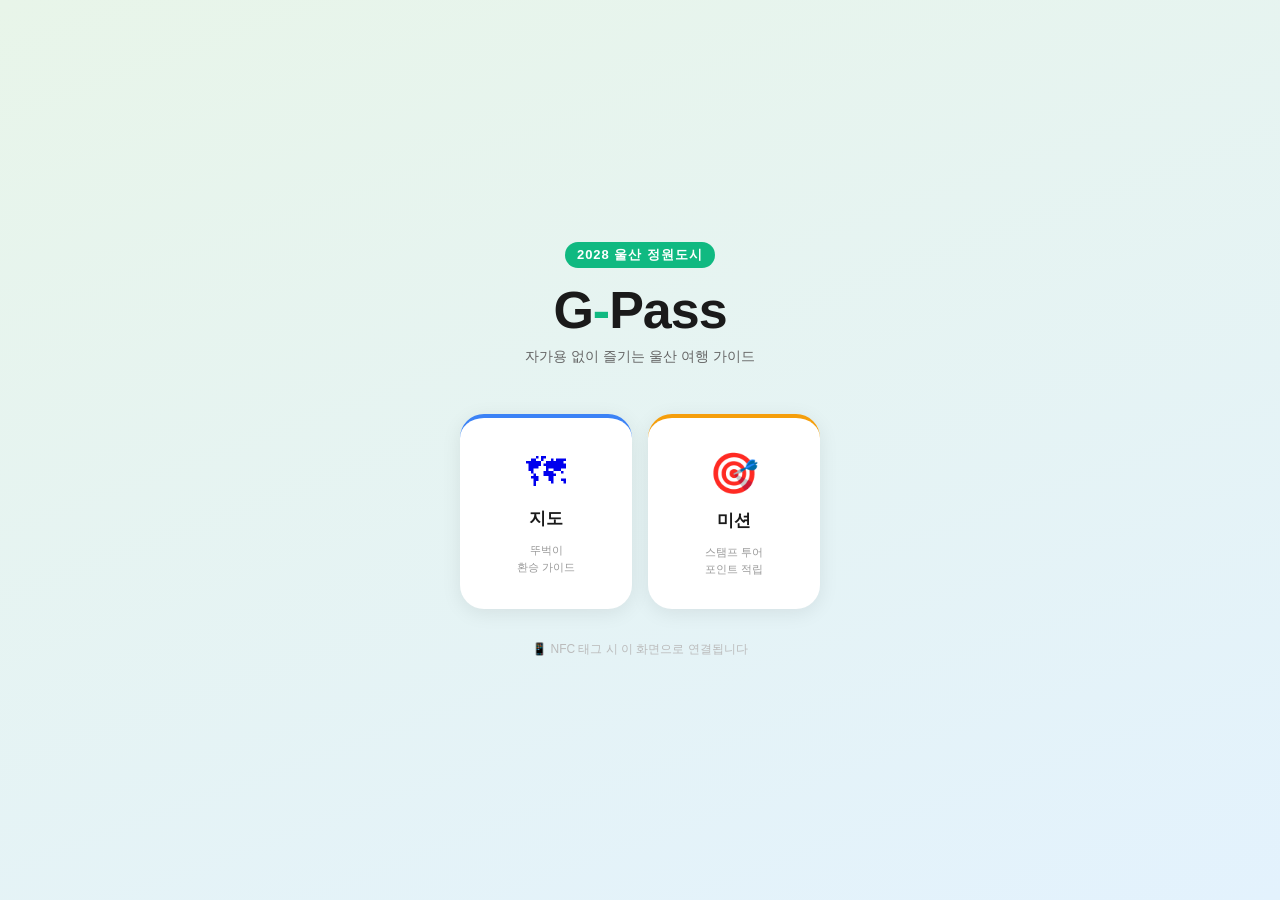
<file: index.html>
<!DOCTYPE html>
<html lang="ko">
<head>
  <meta charset="UTF-8">
  <meta name="viewport" content="width=device-width, initial-scale=1.0">
  <title>G-Pass 울산</title>
  <style>
    * { margin: 0; padding: 0; box-sizing: border-box; }
    body {
      font-family: 'Apple SD Gothic Neo', sans-serif;
      background: linear-gradient(160deg, #e8f5e9 0%, #e3f2fd 100%);
      min-height: 100vh;
      display: flex;
      flex-direction: column;
      align-items: center;
      justify-content: center;
      padding: 24px;
    }
    .logo-area { text-align: center; margin-bottom: 48px; }
    .logo-badge {
      background: #10B981; color: white;
      font-size: 13px; font-weight: 700;
      padding: 4px 12px; border-radius: 20px;
      display: inline-block; margin-bottom: 12px; letter-spacing: 1px;
    }
    .logo-title { font-size: 52px; font-weight: 900; color: #1a1a1a; letter-spacing: -1px; }
    .logo-title span { color: #10B981; }
    .logo-sub { font-size: 14px; color: #666; margin-top: 8px; }
    .btn-grid {
      display: grid; grid-template-columns: 1fr 1fr;
      gap: 16px; width: 100%; max-width: 360px;
    }
    .main-btn {
      background: white; border: none; border-radius: 24px;
      padding: 32px 20px;
      display: flex; flex-direction: column; align-items: center; gap: 12px;
      cursor: pointer; box-shadow: 0 4px 20px rgba(0,0,0,0.08);
      text-decoration: none; transition: transform 0.15s, box-shadow 0.15s;
    }
    .main-btn:active { transform: scale(0.96); }
    .btn-icon { font-size: 40px; }
    .btn-label { font-size: 17px; font-weight: 700; color: #1a1a1a; }
    .btn-desc { font-size: 11px; color: #999; text-align: center; line-height: 1.5; }
    .btn-map { border-top: 4px solid #3B82F6; }
    .btn-mission { border-top: 4px solid #F59E0B; }
    .nfc-hint { margin-top: 32px; font-size: 12px; color: #bbb; text-align: center; }
  </style>
</head>
<body>
  <div class="logo-area">
    <div class="logo-badge">2028 울산 정원도시</div>
    <div class="logo-title">G<span>-</span>Pass</div>
    <div class="logo-sub">자가용 없이 즐기는 울산 여행 가이드</div>
  </div>
  <div class="btn-grid">
    <a href="map.html" class="main-btn btn-map">
      <div class="btn-icon">🗺</div>
      <div class="btn-label">지도</div>
      <div class="btn-desc">뚜벅이<br>환승 가이드</div>
    </a>
    <a href="mission.html" class="main-btn btn-mission">
      <div class="btn-icon">🎯</div>
      <div class="btn-label">미션</div>
      <div class="btn-desc">스탬프 투어<br>포인트 적립</div>
    </a>
  </div>
  <div class="nfc-hint">📱 NFC 태그 시 이 화면으로 연결됩니다</div>
</body>
</html>
</file>
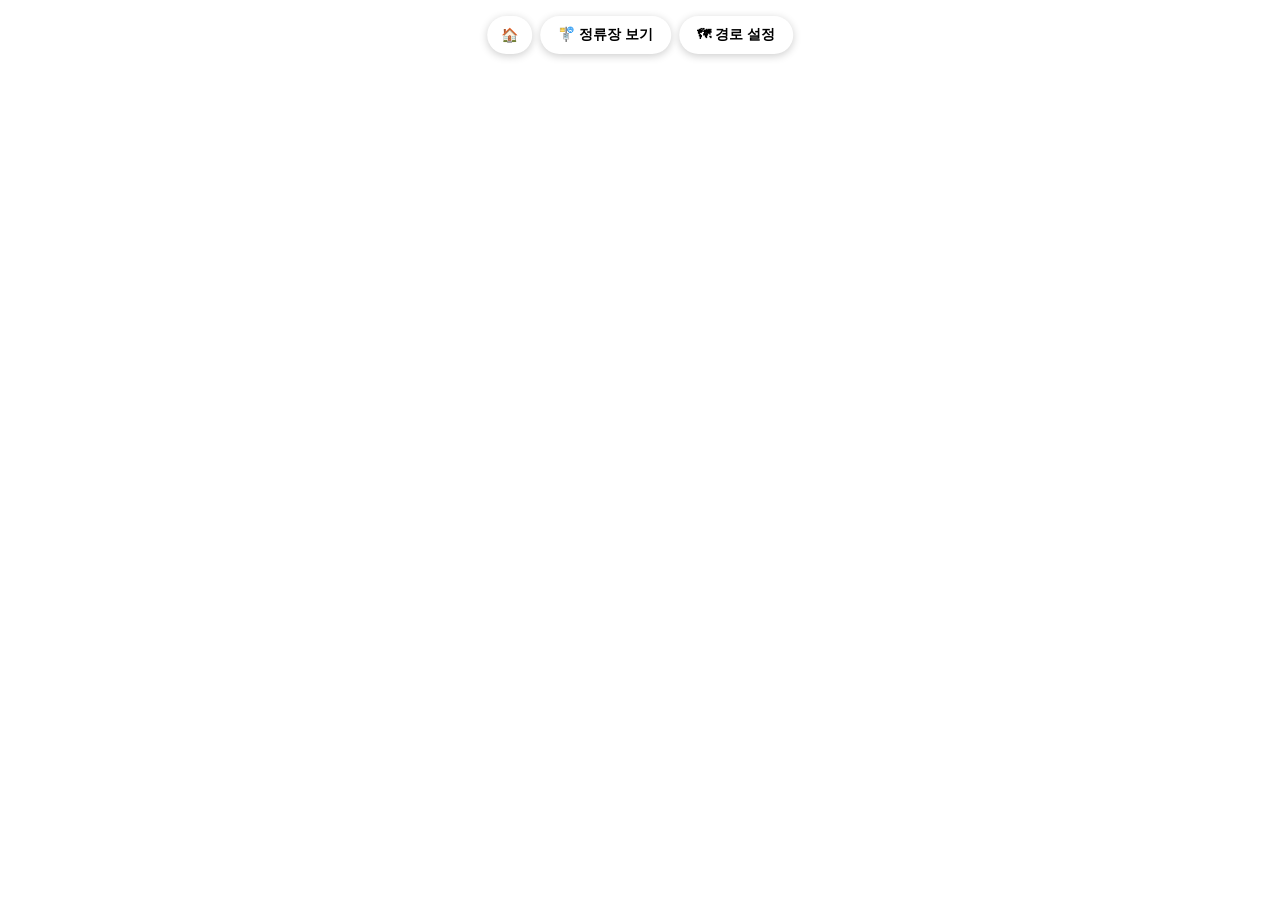
<file: map.html>
<!DOCTYPE html>
<html lang="ko">
<head>
  <meta charset="UTF-8">
  <meta name="viewport" content="width=device-width, initial-scale=1.0">
  <title>G-Pass 울산 - 지도</title>
  <link rel="stylesheet" href="style.css">
</head>
<body>

  <div id="top-bar">
    <button onclick="location.href='index.html'" style="padding:10px 14px">🏠</button>
    <details id="station-details">
      <summary>🚏 정류장 보기</summary>
      <div id="station-menu">
        <button class="cat-btn" id="btn-cat-citytour" onclick="toggleCategory('citytour')">🚌 시티투어</button>
        <button class="cat-btn" id="btn-cat-tourist" onclick="toggleCategory('tourist')">📍 관광지투어</button>
      </div>
    </details>
    <button id="btn-route" onclick="showRoutePanel()">🗺 경로 설정</button>
  </div>

  <div id="map"></div>

  <div id="route-panel" class="hidden">
    <div id="panel-header">
      <span>경로 설정</span>
      <button onclick="closeRoutePanel()">✕</button>
    </div>
    <div class="input-row">
      <span class="label">출발</span>
      <input type="text" id="input-origin" value="현재 위치" readonly>
      <button onclick="useCurrentLocation()">📍</button>
    </div>
    <div class="input-row">
      <span class="label">도착</span>
      <input type="text" id="input-dest" placeholder="목적지 검색">
      <button onclick="searchDest()">🔍</button>
    </div>
    <ul id="search-results"></ul>
    <div id="route-results" class="hidden"></div>
  </div>

  <div id="detail-panel" class="hidden">
    <div id="panel-header">
      <button onclick="backToRoutes()">← 뒤로</button>
      <span id="detail-title">경로 상세</span>
    </div>
    <div id="detail-content"></div>
  </div>

  <script type="text/javascript" src="//dapi.kakao.com/v2/maps/sdk.js?appkey=a0708e9c7e7833093e59a91049ff3288&libraries=services"></script>
  <script src="stations.js"></script>
  <script src="map.js"></script>
  <script src="search.js"></script>
  <script src="bus.js"></script>
  <script src="route.js"></script>
  <script src="ui.js"></script>

  <script>
    document.querySelectorAll('.cat-btn').forEach(function(btn) {
      btn.addEventListener('click', function() {
        document.getElementById('station-details').removeAttribute('open');
      });
    });
    document.addEventListener('click', function(e) {
      var details = document.getElementById('station-details');
      if (!details.contains(e.target)) {
        details.removeAttribute('open');
      }
    });
  </script>
</body>
</html>
</file>
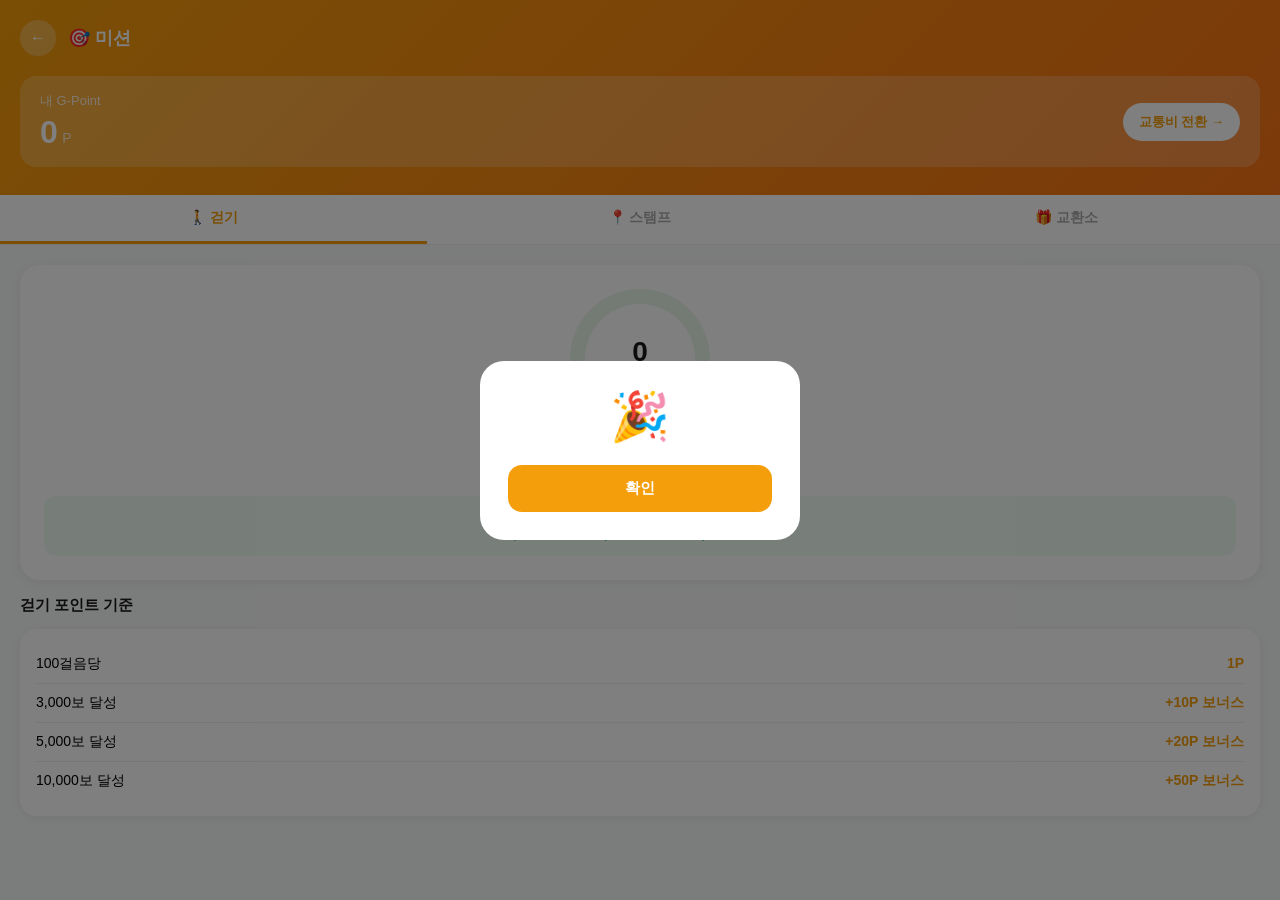
<file: mission.html>
<!DOCTYPE html>
<html lang="ko">
<head>
  <meta charset="UTF-8">
  <meta name="viewport" content="width=device-width, initial-scale=1.0">
  <title>G-Pass 미션</title>
  <style>
    * { margin: 0; padding: 0; box-sizing: border-box; }
    body { font-family: 'Apple SD Gothic Neo', sans-serif; background: #f8f9fa; min-height: 100vh; }

    /* 상단 헤더 */
    .header {
      background: linear-gradient(135deg, #F59E0B, #F97316);
      color: white; padding: 20px 20px 28px;
      position: relative;
    }
    .header-top { display: flex; align-items: center; gap: 12px; margin-bottom: 20px; }
    .back-btn {
      background: rgba(255,255,255,0.25); border: none;
      border-radius: 50%; width: 36px; height: 36px;
      color: white; font-size: 16px; cursor: pointer;
      display: flex; align-items: center; justify-content: center;
    }
    .header-title { font-size: 18px; font-weight: 700; }

    /* 포인트 카드 */
    .point-card {
      background: rgba(255,255,255,0.2);
      border-radius: 16px; padding: 16px 20px;
      display: flex; align-items: center; justify-content: space-between;
    }
    .point-label { font-size: 13px; opacity: 0.85; margin-bottom: 4px; }
    .point-value { font-size: 32px; font-weight: 900; }
    .point-unit { font-size: 14px; opacity: 0.8; }
    .exchange-btn {
      background: white; color: #F59E0B;
      border: none; border-radius: 20px;
      padding: 10px 16px; font-size: 13px; font-weight: 700;
      cursor: pointer; white-space: nowrap;
    }

    /* 탭 */
    .tab-bar {
      display: flex; background: white;
      border-bottom: 1px solid #f0f0f0;
    }
    .tab {
      flex: 1; padding: 14px; text-align: center;
      font-size: 14px; font-weight: 600; color: #aaa;
      cursor: pointer; border-bottom: 3px solid transparent;
      transition: all 0.2s;
    }
    .tab.active { color: #F59E0B; border-bottom-color: #F59E0B; }

    /* 콘텐츠 영역 */
    .content { padding: 20px; }
    .section-title {
      font-size: 15px; font-weight: 700; color: #1a1a1a;
      margin-bottom: 14px;
    }

    /* 만보기 */
    .step-card {
      background: white; border-radius: 20px;
      padding: 24px; margin-bottom: 16px;
      box-shadow: 0 2px 12px rgba(0,0,0,0.06);
      text-align: center;
    }
    .step-circle {
      width: 140px; height: 140px;
      border-radius: 50%;
      background: conic-gradient(#10B981 0deg, #e8f5e9 0deg);
      display: flex; align-items: center; justify-content: center;
      margin: 0 auto 16px;
      position: relative;
    }
    .step-inner {
      width: 110px; height: 110px;
      border-radius: 50%; background: white;
      display: flex; flex-direction: column;
      align-items: center; justify-content: center;
    }
    .step-count { font-size: 28px; font-weight: 900; color: #1a1a1a; }
    .step-label { font-size: 11px; color: #999; }
    .step-info { display: flex; gap: 24px; justify-content: center; margin-top: 8px; }
    .step-stat { text-align: center; }
    .step-stat-val { font-size: 16px; font-weight: 700; color: #1a1a1a; }
    .step-stat-label { font-size: 11px; color: #999; margin-top: 2px; }
    .step-reward {
      background: #f0fdf4; border-radius: 12px;
      padding: 12px 16px; margin-top: 16px;
      font-size: 13px; color: #10B981; font-weight: 600;
    }

    /* 스탬프 투어 */
    .stamp-grid {
      display: grid; grid-template-columns: repeat(3, 1fr);
      gap: 12px; margin-bottom: 20px;
    }
    .stamp-item {
      background: white; border-radius: 16px;
      padding: 16px 12px; text-align: center;
      box-shadow: 0 2px 8px rgba(0,0,0,0.06);
      position: relative;
    }
    .stamp-icon { font-size: 28px; margin-bottom: 6px; }
    .stamp-name { font-size: 11px; font-weight: 600; color: #333; line-height: 1.3; }
    .stamp-point { font-size: 10px; color: #F59E0B; font-weight: 700; margin-top: 4px; }
    .stamp-item.locked { opacity: 0.4; }
    .stamp-item.done .stamp-icon::after {
      content: '✓';
      position: absolute; top: 8px; right: 8px;
      background: #10B981; color: white;
      border-radius: 50%; width: 18px; height: 18px;
      font-size: 10px; display: flex;
      align-items: center; justify-content: center;
    }
    .stamp-item.done { border: 2px solid #10B981; }

    .qr-btn {
      background: #F59E0B; color: white;
      border: none; border-radius: 16px;
      padding: 16px; width: 100%; font-size: 16px;
      font-weight: 700; cursor: pointer;
      display: flex; align-items: center;
      justify-content: center; gap: 8px;
      margin-bottom: 20px;
    }

    /* 교환소 */
    .exchange-card {
      background: white; border-radius: 16px;
      padding: 20px; margin-bottom: 12px;
      box-shadow: 0 2px 8px rgba(0,0,0,0.06);
      display: flex; align-items: center; gap: 16px;
    }
    .exchange-icon { font-size: 32px; flex-shrink: 0; }
    .exchange-info { flex: 1; }
    .exchange-name { font-size: 15px; font-weight: 700; }
    .exchange-desc { font-size: 12px; color: #999; margin-top: 2px; }
    .exchange-cost { font-size: 13px; color: #F59E0B; font-weight: 700; margin-top: 4px; }
    .redeem-btn {
      background: #FEF3C7; color: #F59E0B;
      border: none; border-radius: 12px;
      padding: 8px 14px; font-size: 13px;
      font-weight: 700; cursor: pointer; white-space: nowrap;
    }
    .redeem-btn.disabled { background: #f3f4f6; color: #ccc; cursor: not-allowed; }

    .hidden { display: none; }

    /* 모달 */
    .modal-bg {
      position: fixed; inset: 0;
      background: rgba(0,0,0,0.5);
      display: flex; align-items: center; justify-content: center;
      z-index: 999; padding: 20px;
    }
    .modal {
      background: white; border-radius: 24px;
      padding: 28px; width: 100%; max-width: 320px;
      text-align: center;
    }
    .modal-icon { font-size: 48px; margin-bottom: 12px; }
    .modal-title { font-size: 18px; font-weight: 700; margin-bottom: 8px; }
    .modal-desc { font-size: 14px; color: #666; line-height: 1.6; margin-bottom: 20px; }
    .modal-btn {
      background: #F59E0B; color: white;
      border: none; border-radius: 14px;
      padding: 14px; width: 100%; font-size: 15px;
      font-weight: 700; cursor: pointer;
    }
  </style>
</head>
<body>

  <div class="header">
    <div class="header-top">
      <button class="back-btn" onclick="location.href='index.html'">←</button>
      <div class="header-title">🎯 미션</div>
    </div>
    <div class="point-card">
      <div>
        <div class="point-label">내 G-Point</div>
        <div><span class="point-value" id="total-point">0</span> <span class="point-unit">P</span></div>
      </div>
      <button class="exchange-btn" onclick="showTab('exchange')">교통비 전환 →</button>
    </div>
  </div>

  <!-- 탭 -->
  <div class="tab-bar">
    <div class="tab active" id="tab-step" onclick="showTab('step')">🚶 걷기</div>
    <div class="tab" id="tab-stamp" onclick="showTab('stamp')">📍 스탬프</div>
    <div class="tab" id="tab-exchange" onclick="showTab('exchange')">🎁 교환소</div>
  </div>

  <!-- 걷기 탭 -->
  <div class="content" id="content-step">
    <div class="step-card">
      <div class="step-circle" id="step-circle">
        <div class="step-inner">
          <div class="step-count" id="step-display">0</div>
          <div class="step-label">걸음</div>
        </div>
      </div>
      <div class="step-info">
        <div class="step-stat">
          <div class="step-stat-val" id="km-display">0.0</div>
          <div class="step-stat-label">km</div>
        </div>
        <div class="step-stat">
          <div class="step-stat-val" id="today-point">0</div>
          <div class="step-stat-label">오늘 포인트</div>
        </div>
      </div>
      <div class="step-reward">
        🏆 목표 달성 시 보너스 포인트!<br>
        3,000보 +10P · 5,000보 +20P · 10,000보 +50P
      </div>
    </div>

    <div class="section-title">걷기 포인트 기준</div>
    <div style="background:white;border-radius:16px;padding:16px;box-shadow:0 2px 8px rgba(0,0,0,0.06)">
      <div style="display:flex;justify-content:space-between;padding:10px 0;border-bottom:1px solid #f0f0f0;font-size:14px">
        <span>100걸음당</span><span style="color:#F59E0B;font-weight:700">1P</span>
      </div>
      <div style="display:flex;justify-content:space-between;padding:10px 0;border-bottom:1px solid #f0f0f0;font-size:14px">
        <span>3,000보 달성</span><span style="color:#F59E0B;font-weight:700">+10P 보너스</span>
      </div>
      <div style="display:flex;justify-content:space-between;padding:10px 0;border-bottom:1px solid #f0f0f0;font-size:14px">
        <span>5,000보 달성</span><span style="color:#F59E0B;font-weight:700">+20P 보너스</span>
      </div>
      <div style="display:flex;justify-content:space-between;padding:10px 0;font-size:14px">
        <span>10,000보 달성</span><span style="color:#F59E0B;font-weight:700">+50P 보너스</span>
      </div>
    </div>
  </div>

  <!-- 스탬프 탭 -->
  <div class="content hidden" id="content-stamp">
    <p style="font-size:13px;color:#999;margin-bottom:16px">방문 장소에서 QR을 스캔하거나 NFC를 태그하면 스탬프가 찍혀요!</p>

    <div class="stamp-grid" id="stamp-grid"></div>

    <button class="qr-btn" onclick="scanQR()">
      📷 QR 스캔하기
    </button>

    <div style="background:#FEF3C7;border-radius:14px;padding:14px;font-size:13px;color:#92400E;line-height:1.6">
      💡 스탬프 경로는 순차적으로 공개됩니다.<br>스탬프 1개당 <strong>30P</strong>, 전체 완주 시 <strong>200P 보너스!</strong>
    </div>
  </div>

  <!-- 교환소 탭 -->
  <div class="content hidden" id="content-exchange">
    <p style="font-size:13px;color:#999;margin-bottom:16px">모은 G-Point를 울산 교통비로 전환하세요!</p>

    <div id="exchange-list"></div>

    <div style="background:#f3f4f6;border-radius:14px;padding:14px;font-size:12px;color:#888;line-height:1.6;margin-top:8px">
      ※ 교통비 전환은 울산시 관광진흥과 및 울산관광재단과 협의 후 정식 도입 예정입니다.<br>
      현재는 쿠폰 코드 발급 방식으로 운영됩니다.
    </div>
  </div>

  <!-- 모달 -->
  <div class="modal-bg hidden" id="modal">
    <div class="modal">
      <div class="modal-icon" id="modal-icon">🎉</div>
      <div class="modal-title" id="modal-title"></div>
      <div class="modal-desc" id="modal-desc"></div>
      <button class="modal-btn" onclick="closeModal()">확인</button>
    </div>
  </div>

  <script>
    // ===== 데이터 =====
    const STAMPS = [
      { id: 1, name: 'KTX 울산역', icon: '🚆', point: 30, done: false },
      { id: 2, name: '태화강 국가정원', icon: '🌿', point: 30, done: false },
      { id: 3, name: '십리대숲', icon: '🎋', point: 30, done: false },
      { id: 4, name: '대왕암공원', icon: '🌊', point: 30, done: false },
      { id: 5, name: '장생포 고래박물관', icon: '🐋', point: 30, done: false },
      { id: 6, name: '간절곶', icon: '🌅', point: 30, done: false },
      { id: 7, name: '울산대교 전망대', icon: '🌉', point: 30, done: false },
      { id: 8, name: '반구대 암각화', icon: '🪨', point: 30, done: false },
      { id: 9, name: '울산 중앙시장', icon: '🛒', point: 30, done: false },
    ];

    const EXCHANGES = [
      { icon: '🚌', name: '버스 1회권 쿠폰', desc: '울산 시내버스 1회 탑승권', cost: 150, id: 'bus1' },
      { icon: '🎫', name: '시티투어 할인 쿠폰', desc: '울산 시티투어 버스 50% 할인', cost: 300, id: 'citytour' },
      { icon: '🚌', name: '버스 5회권 쿠폰', desc: '울산 시내버스 5회 탑승권', cost: 600, id: 'bus5' },
      { icon: '💳', name: '교통카드 1,000원 충전', desc: '울산 교통카드 충전 쿠폰 (협의 예정)', cost: 1000, id: 'card1000' },
    ];

    // ===== 로컬스토리지 =====
    function load(key, def) {
      try { return JSON.parse(localStorage.getItem(key)) ?? def; } catch { return def; }
    }
    function save(key, val) { localStorage.setItem(key, JSON.stringify(val)); }

    let totalPoint = load('gpass_point', 0);
    let steps = load('gpass_steps_today', 0);
    let stampData = load('gpass_stamps', STAMPS);
    let bonusGiven = load('gpass_bonus', { 3000: false, 5000: false, 10000: false });

    // ===== 포인트 업데이트 =====
    function updatePointDisplay() {
      document.getElementById('total-point').textContent = totalPoint;
    }

    function addPoint(p, reason) {
      totalPoint += p;
      save('gpass_point', totalPoint);
      updatePointDisplay();
      renderExchange();
    }

    // ===== 탭 전환 =====
    function showTab(tab) {
      ['step','stamp','exchange'].forEach(t => {
        document.getElementById('content-' + t).classList.add('hidden');
        document.getElementById('tab-' + t).classList.remove('active');
      });
      document.getElementById('content-' + tab).classList.remove('hidden');
      document.getElementById('tab-' + tab).classList.add('active');
    }

    // ===== 만보기 =====
    let lastAcc = null;
    let stepThreshold = 12;

    function initPedometer() {
      if (typeof DeviceMotionEvent !== 'undefined' && DeviceMotionEvent.requestPermission) {
        DeviceMotionEvent.requestPermission().then(r => {
          if (r === 'granted') startPedometer();
        });
      } else if (window.DeviceMotionEvent) {
        startPedometer();
      }
    }

    function startPedometer() {
      window.addEventListener('devicemotion', function(e) {
        var acc = e.accelerationIncludingGravity;
        if (!acc) return;
        var mag = Math.sqrt(acc.x*acc.x + acc.y*acc.y + acc.z*acc.z);
        if (lastAcc !== null && Math.abs(mag - lastAcc) > stepThreshold) {
          steps++;
          save('gpass_steps_today', steps);
          var earned = 1;
          if (steps % 100 === 0) addPoint(earned);
          checkBonus();
          updateStepDisplay();
        }
        lastAcc = mag;
      });
    }

    function checkBonus() {
      var milestones = { 3000: 10, 5000: 20, 10000: 50 };
      Object.entries(milestones).forEach(function([m, p]) {
        if (steps >= parseInt(m) && !bonusGiven[m]) {
          bonusGiven[m] = true;
          save('gpass_bonus', bonusGiven);
          addPoint(p);
          showModal('🏆', m + '보 달성!', '+' + p + 'P 보너스 포인트가 적립됐어요!');
        }
      });
    }

    function updateStepDisplay() {
      document.getElementById('step-display').textContent = steps.toLocaleString();
      document.getElementById('km-display').textContent = (steps * 0.0007).toFixed(1);
      document.getElementById('today-point').textContent = Math.floor(steps / 100);
      var pct = Math.min(steps / 10000, 1);
      var deg = pct * 360;
      document.getElementById('step-circle').style.background =
        'conic-gradient(#10B981 ' + deg + 'deg, #e8f5e9 ' + deg + 'deg)';
    }

    // ===== 스탬프 =====
    function renderStamps() {
      var grid = document.getElementById('stamp-grid');
      grid.innerHTML = stampData.map(function(s) {
        return '<div class="stamp-item ' + (s.done ? 'done' : '') + '" onclick="tryStamp(' + s.id + ')">' +
          '<div class="stamp-icon">' + s.icon + '</div>' +
          '<div class="stamp-name">' + s.name + '</div>' +
          '<div class="stamp-point">+' + s.point + 'P</div>' +
          (s.done ? '<div style="position:absolute;top:6px;right:6px;background:#10B981;color:white;border-radius:50%;width:18px;height:18px;font-size:10px;display:flex;align-items:center;justify-content:center">✓</div>' : '') +
        '</div>';
      }).join('');
    }

    function tryStamp(id) {
      var stamp = stampData.find(function(s) { return s.id === id; });
      if (!stamp) return;
      if (stamp.done) { showModal('✅', '이미 방문했어요!', stamp.name + ' 스탬프는 이미 수집됐어요.'); return; }
      showModal('📍', stamp.name + ' 스탬프 수집!', 'QR 스캔 또는 NFC 태그로 +' + stamp.point + 'P 적립!\n\n(현재는 데모 모드입니다)');
    }

    function scanQR() {
      showModal('📷', 'QR 스캔', '실제 장소에서 QR코드를 스캔하면 스탬프가 자동으로 찍혀요.\n\n(카메라 기능은 현장 실증 시 활성화됩니다)');
    }

    // QR 파라미터로 스탬프 자동 처리
    function checkQRParam() {
      var params = new URLSearchParams(window.location.search);
      var stampId = params.get('stamp');
      if (!stampId) return;
      var id = parseInt(stampId);
      var stamp = stampData.find(function(s) { return s.id === id; });
      if (!stamp || stamp.done) return;
      stamp.done = true;
      save('gpass_stamps', stampData);
      addPoint(stamp.point);
      renderStamps();
      var doneCount = stampData.filter(function(s) { return s.done; }).length;
      if (doneCount === stampData.length) {
        setTimeout(function() { showModal('🎊', '전체 완주!', '모든 스탬프를 모았어요! +200P 보너스!'); addPoint(200); }, 500);
      } else {
        showModal('🎉', stamp.name + ' 스탬프!', '+' + stamp.point + 'P 적립됐어요!');
      }
    }

    // ===== 교환소 =====
    function renderExchange() {
      var list = document.getElementById('exchange-list');
      list.innerHTML = EXCHANGES.map(function(e) {
        var canRedeem = totalPoint >= e.cost;
        return '<div class="exchange-card">' +
          '<div class="exchange-icon">' + e.icon + '</div>' +
          '<div class="exchange-info">' +
            '<div class="exchange-name">' + e.name + '</div>' +
            '<div class="exchange-desc">' + e.desc + '</div>' +
            '<div class="exchange-cost">' + e.cost + 'P 필요</div>' +
          '</div>' +
          '<button class="redeem-btn ' + (canRedeem ? '' : 'disabled') + '" onclick="redeem(\'' + e.id + '\',' + e.cost + ',\'' + e.name + '\')">' +
            (canRedeem ? '교환' : totalPoint + 'P') +
          '</button>' +
        '</div>';
      }).join('');
    }

    function redeem(id, cost, name) {
      if (totalPoint < cost) { showModal('⚠️', '포인트 부족', '현재 ' + totalPoint + 'P / ' + cost + 'P 필요\n\n걷기와 스탬프로 포인트를 더 모아보세요!'); return; }
      var code = 'GPASS-' + Math.random().toString(36).substring(2,8).toUpperCase();
      totalPoint -= cost;
      save('gpass_point', totalPoint);
      updatePointDisplay();
      renderExchange();
      showModal('🎉', name + ' 교환 완료!', '쿠폰 코드: ' + code + '\n\n이 코드를 울산관광재단 앱 또는 창구에서 사용하세요.\n(정식 도입 협의 예정)');
    }

    // ===== 모달 =====
    function showModal(icon, title, desc) {
      document.getElementById('modal-icon').textContent = icon;
      document.getElementById('modal-title').textContent = title;
      document.getElementById('modal-desc').textContent = desc;
      document.getElementById('modal').classList.remove('hidden');
    }
    function closeModal() { document.getElementById('modal').classList.add('hidden'); }

    // ===== 초기화 =====
    updatePointDisplay();
    updateStepDisplay();
    renderStamps();
    renderExchange();
    checkQRParam();
    initPedometer();
  </script>
</body>
</html>
</file>
<file: style.css>
* { margin: 0; padding: 0; box-sizing: border-box; }
body { font-family: 'Apple SD Gothic Neo', sans-serif; }

#map {
  width: 100%;
  height: 100vh;
}

#top-bar {
  position: fixed;
  top: 16px;
  left: 50%;
  transform: translateX(-50%);
  display: flex;
  gap: 8px;
  z-index: 100;
}

#top-bar button {
  background: white;
  border: none;
  border-radius: 20px;
  padding: 10px 18px;
  font-size: 14px;
  font-weight: 600;
  box-shadow: 0 2px 8px rgba(0,0,0,0.2);
  cursor: pointer;
}

#route-panel, #detail-panel {
  position: fixed;
  bottom: 0;
  left: 0;
  right: 0;
  background: white;
  border-radius: 20px 20px 0 0;
  padding: 20px;
  z-index: 200;
  box-shadow: 0 -4px 20px rgba(0,0,0,0.15);
  max-height: 70vh;
  overflow-y: auto;
}

#panel-header {
  display: flex;
  justify-content: space-between;
  align-items: center;
  font-size: 16px;
  font-weight: 700;
  margin-bottom: 16px;
}

#panel-header button {
  background: none;
  border: none;
  font-size: 16px;
  cursor: pointer;
  color: #555;
}

.input-row {
  display: flex;
  align-items: center;
  gap: 8px;
  margin-bottom: 12px;
}

.label {
  font-size: 13px;
  color: #888;
  width: 28px;
  flex-shrink: 0;
}

.input-row input {
  flex: 1;
  border: 1px solid #e0e0e0;
  border-radius: 10px;
  padding: 10px 12px;
  font-size: 14px;
  outline: none;
}

.input-row button {
  background: #3B82F6;
  border: none;
  border-radius: 10px;
  padding: 10px 12px;
  cursor: pointer;
  font-size: 16px;
}

#search-results {
  list-style: none;
  margin-top: 8px;
}

#search-results li {
  padding: 12px;
  border-bottom: 1px solid #f0f0f0;
  cursor: pointer;
  font-size: 14px;
}

#search-results li:hover { background: #f8f8f8; }
#search-results li .place-name { font-weight: 600; }
#search-results li .place-addr { font-size: 12px; color: #999; margin-top: 2px; }

/* 경로 추천 카드 */
.route-card {
  border: 2px solid #e0e0e0;
  border-radius: 14px;
  padding: 16px;
  margin-bottom: 12px;
  cursor: pointer;
  transition: border-color 0.2s;
}
.route-card:hover { border-color: #3B82F6; }
.route-card .route-rank { font-size: 12px; color: #3B82F6; font-weight: 700; margin-bottom: 6px; }
.route-card .route-summary { font-size: 15px; font-weight: 700; }
.route-card .route-time { font-size: 13px; color: #888; margin-top: 4px; }
.route-card .route-wait { font-size: 13px; color: #E85D24; margin-top: 2px; }

/* 상세 경로 */
.step {
  display: flex;
  gap: 12px;
  padding: 14px 0;
  border-bottom: 1px solid #f0f0f0;
}
.step-icon { font-size: 22px; flex-shrink: 0; }
.step-info .step-title { font-size: 15px; font-weight: 600; }
.step-info .step-sub { font-size: 13px; color: #888; margin-top: 3px; }
.step-info .step-wait { font-size: 13px; color: #E85D24; margin-top: 3px; font-weight: 600; }

.hidden { display: none; }





/* details/summary 드롭다운 */
#station-details {
  position: relative;
}

#station-details summary {
  background: white;
  border: none;
  border-radius: 20px;
  padding: 10px 18px;
  font-size: 14px;
  font-weight: 600;
  box-shadow: 0 2px 8px rgba(0,0,0,0.2);
  cursor: pointer;
  list-style: none;
  user-select: none;
  display: inline-flex;
  align-items: center;
  gap: 4px;
}
#station-details summary::-webkit-details-marker { display: none; }

#station-menu {
  position: absolute;
  top: calc(100% + 8px);
  left: 0;
  background: white;
  border-radius: 14px;
  box-shadow: 0 4px 16px rgba(0,0,0,0.18);
  padding: 6px;
  display: flex;
  flex-direction: column;
  gap: 2px;
  min-width: 150px;
  z-index: 300;
}

.cat-btn {
  background: none;
  border: none;
  border-radius: 10px;
  padding: 10px 14px;
  font-size: 14px;
  font-weight: 600;
  text-align: left;
  cursor: pointer;
  white-space: nowrap;
}
.cat-btn:hover { background: #f3f4f6; }
.cat-btn.active { background: #EFF6FF; color: #2563EB; }
</file>
